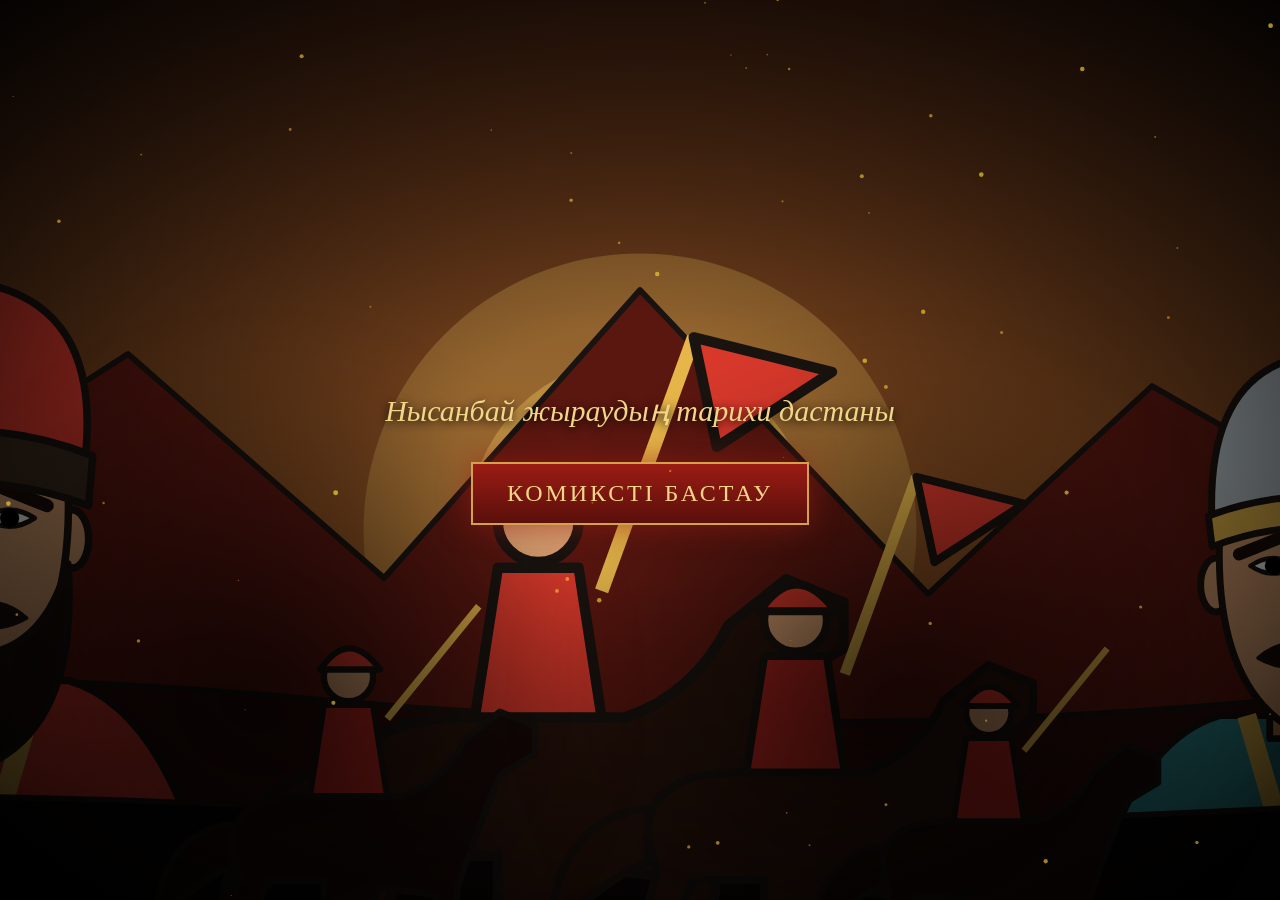
<file: index.html>
<!DOCTYPE html>
<html lang="kk">
<head>
<meta charset="utf-8">
<meta name="viewport" content="width=device-width,initial-scale=1,viewport-fit=cover">
<title>Кенесары – Наурызбай | Комикс</title>
<style>
*{box-sizing:border-box;margin:0}
:root{--g:#d4a24a;--r:#9b1c14;--k:#0b0706;--t:#f3d58a}
html,body{height:100%;background:#050302;color:#e3c58f;font-family:Georgia,serif;overflow:hidden}
button{font:inherit;cursor:pointer;touch-action:manipulation}
#cover,#app{position:fixed;inset:0;padding-top:env(safe-area-inset-top,0)}
#cover{z-index:5;display:flex;flex-direction:column;align-items:center;justify-content:center;text-align:center;padding:20px;transition:opacity 1s,transform 1s}
#cover.out{opacity:0;transform:scale(1.2);pointer-events:none}
.bg,.bg svg{position:absolute;inset:0;width:100%;height:100%}
.vig{position:absolute;inset:0;background:radial-gradient(ellipse at center,#0000 20%,#000e 100%)}
#fx{position:fixed;inset:0;z-index:6;pointer-events:none;width:100%;height:100%}
.smoke{position:absolute;bottom:-20%;width:60vmax;height:60vmax;border-radius:50%;background:radial-gradient(#000a,#0000 65%);filter:blur(30px);animation:sm 14s linear infinite}
@keyframes sm{to{transform:translate(20vw,-40vh) scale(1.5);opacity:0}}
h1{position:relative;font-size:clamp(30px,8.5vw,120px);line-height:1.1;letter-spacing:.05em;color:var(--g);text-shadow:0 0 30px #7a1a14,0 4px 0 #3a0f0b,0 0 60px #000}
h1 span,.fl span{display:inline-block;opacity:0;transform:translateY(40px) scale(1.5);filter:blur(8px);animation:ltr .9s forwards}
@keyframes ltr{to{opacity:1;transform:none;filter:none}}
.sub{position:relative;margin:18px 0 34px;font-style:italic;font-size:clamp(15px,3.2vw,30px);color:var(--t);text-shadow:0 2px 10px #000;opacity:0;animation:ltr 1.2s 2.2s forwards}
.btn{position:relative;background:linear-gradient(#9b1c14,#5a0f0b);color:var(--t);border:2px solid var(--g);padding:16px 34px;letter-spacing:.12em;font-size:clamp(14px,3.4vw,24px);box-shadow:0 0 30px #9b1c1499;transition:.3s;opacity:0;animation:ltr 1s 2.8s forwards}
.btn:hover{transform:scale(1.06);box-shadow:0 0 50px #d4a24a88}
#app{display:none;flex-direction:column;z-index:2;background:radial-gradient(#2a0d0a,#050302)}
.top,.bot{display:flex;align-items:center;justify-content:space-between;gap:8px;padding:6px 10px;background:var(--k);border:0 solid #d4a24a55;flex:none}
.top{border-bottom-width:1px}.bot{border-top-width:1px;justify-content:center;gap:14px;padding-bottom:max(6px,env(safe-area-inset-bottom))}
.top b{flex:1;text-align:center;font-size:clamp(12px,2.2vw,24px);color:var(--g)}
.ib{background:#2a0d0a;color:var(--t);border:1px solid var(--g);padding:8px 13px;font-size:clamp(14px,1.6vw,22px);border-radius:4px;min-height:40px}
.ib:hover,.ib.on{background:#7a1a14}.ib[disabled]{opacity:.35;cursor:default}
#cnt{min-width:60px;text-align:center;font-size:clamp(16px,2vw,26px);color:var(--g)}
#dots{display:flex;gap:6px;padding:5px;justify-content:center;background:var(--k);flex:none}
#dots i{width:10px;height:10px;border-radius:50%;background:#4a2a1a;cursor:pointer;transition:.3s}
#dots i.a{background:var(--g);transform:scale(1.5)}
#prog{height:4px;background:linear-gradient(90deg,var(--r),var(--g));width:0;transition:width .6s;flex:none}
#stage{flex:1;overflow:auto;padding:8px;min-height:0;background:#262626}
.pg{height:100%;min-height:560px;display:grid;gap:8px;background:#fff;padding:8px;max-width:1800px;margin:0 auto;box-shadow:0 0 40px #000}
.fr{position:relative;overflow:hidden;border:3px solid #111;background:#fff;min-height:0;animation:pop .8s both;animation-delay:calc(var(--i)*.3s + .5s)}
@keyframes pop{from{opacity:0;transform:scale(.9) rotate(-1deg);filter:brightness(2.5)}}
.art{position:absolute;inset:0;overflow:hidden}
.art svg{width:100%;height:100%;display:block;transition:transform .25s ease-out;transform:scale(1.06)}
.ov{position:absolute;inset:0;display:flex;flex-direction:column;justify-content:space-between;padding:10px;gap:6px;pointer-events:none}
.cap,.bb,.ov .btn{pointer-events:auto}
.cap,.bb{font-family:"Trebuchet MS","Segoe UI",Arial,sans-serif;font-style:italic;text-transform:uppercase;text-align:center;line-height:1.25}
.cap{align-self:flex-start;background:#fbeeb0;color:#222;border:2px solid #111;padding:7px 12px;font-size:clamp(10px,1.35vw,24px);font-weight:600;max-width:94%}
.bs{display:flex;flex-direction:column;gap:12px;margin-top:auto}
.bb{position:relative;background:#fff;color:#1a1a1a;border:2px solid #222;border-radius:50%/45%;padding:12px 22px;font-weight:600;font-size:clamp(10px,1.35vw,24px);max-width:76%;cursor:pointer;animation:bp .5s both;animation-delay:calc(var(--i)*.3s + 1.2s);transition:transform .2s}
.bb:hover{transform:scale(1.04)}
@keyframes bp{from{opacity:0;transform:scale(.5)}}
.bb b{display:block;color:#8a1a12;font-size:.78em;letter-spacing:.05em}
.bb.l{align-self:flex-start;margin-bottom:8px}.bb.r{align-self:flex-end;margin-bottom:8px}
.bb::after{content:"";position:absolute;bottom:-10px;border:8px solid transparent;border-top:10px solid #222;border-bottom:0}
.bb.l::after{left:28px}.bb.r::after{right:28px}
.big{position:absolute;left:0;right:0;top:36%;text-align:center;font-size:clamp(22px,6vw,110px);letter-spacing:.06em;color:var(--t);text-shadow:0 0 25px var(--g),0 0 60px var(--r),0 3px 0 #000;animation:gl 3s ease-in-out infinite alternate}
@keyframes gl{from{filter:brightness(.8)}to{filter:brightness(1.4)}}
.rs{align-self:center;opacity:1;animation:none;font-size:clamp(12px,1.6vw,22px);padding:10px 20px}
.note{font-size:clamp(9px,1.1vw,16px);color:var(--t);text-align:center}
.q{height:100%;display:flex;flex-direction:column;align-items:center;justify-content:center;gap:14px;padding:16px;background:linear-gradient(#1a0b08,#3a0f0b);color:var(--t);text-align:center}
.q h2{font-size:clamp(20px,3.4vw,52px);color:var(--g)}
.q p{font-size:clamp(16px,2.4vw,38px);max-width:900px}
.q .o{display:flex;flex-wrap:wrap;gap:12px;justify-content:center}
.q .o button{font-size:clamp(14px,2vw,32px);padding:12px 22px;background:#2a0d0a;color:var(--t);border:2px solid var(--g);border-radius:6px;transition:.2s}
.q .o button:hover{background:#7a1a14}
.q .o button.ok{background:#1f7a3a;border-color:#7aff9a}.q .o button.no{background:#7a1a14;border-color:#f66;opacity:.6}
.fl{position:fixed;inset:0;z-index:15;display:flex;align-items:center;justify-content:center;pointer-events:none;text-align:center;font-size:clamp(30px,10vw,160px);color:var(--g);letter-spacing:.1em;text-shadow:0 0 40px var(--r),0 0 8px #000;opacity:0}
.fl.on{animation:fo 2.2s}
@keyframes fo{0%,85%{opacity:1}100%{opacity:0}}
#cu{position:fixed;inset:0;z-index:20;pointer-events:none}
#cu i{position:absolute;top:0;bottom:0;width:50.5%;background:linear-gradient(#0b0706,#4a120d);transition:transform .5s cubic-bezier(.7,0,.3,1)}
#cu i:first-child{left:0;transform:translateX(-101%);border-right:3px solid var(--g)}
#cu i:last-child{right:0;transform:translateX(101%);border-left:3px solid var(--g)}
#cu.go i{transform:none}
@media(max-width:700px){
 .pg{display:flex!important;flex-direction:column;height:auto;min-height:0;gap:14px;padding:6px}
 .fr{flex:none;animation-delay:calc(var(--i)*.12s)}
 .art{position:relative;inset:auto;aspect-ratio:4/3}
 .ov{position:static;padding:8px;gap:8px;background:#fff;pointer-events:auto}
 .cap{max-width:100%;align-self:stretch;font-size:13px}
 .bs{gap:8px;margin:0}
 .bb{max-width:100%;align-self:stretch!important;margin:0!important;font-size:13px;border-radius:18px;padding:8px 12px;animation:none}
 .bb::after{display:none}
 .big{top:30%;font-size:clamp(22px,8vw,40px)}
 .note{color:#333;font-size:11px}
 .top .ib span{display:none}
 #dots i{width:8px;height:8px}
 .q{min-height:70vh}
}
@media(prefers-reduced-motion:reduce){*{animation-duration:.01s!important;animation-delay:0s!important}}
</style>
</head>
<body>
<canvas id="fx"></canvas>
<section id="cover">
 <div class="bg" id="cbg"></div><div class="vig"></div>
 <div class="smoke" style="left:-10%"></div><div class="smoke" style="left:40%;animation-delay:-7s"></div>
 <h1 id="h1"></h1>
 <p class="sub">Нысанбай жыраудың тарихи дастаны</p>
 <button class="btn" id="start">КОМИКСТІ БАСТАУ</button>
</section>
<main id="app">
 <div class="top">
  <button class="ib" id="mus">♪ <span>Музыка</span></button>
  <button class="ib" id="ap">▶ <span>Авто</span></button>
  <b id="pt"></b>
  <button class="ib" id="fs">⛶</button>
  <button class="ib" id="rs1">↺</button>
 </div>
 <div id="prog"></div>
 <div id="stage"></div>
 <div id="dots"></div>
 <div class="bot">
  <button class="ib" id="pv">◀ Алдыңғы</button>
  <span id="cnt"></span>
  <button class="ib" id="nx">Келесі ▶</button>
 </div>
</main>
<div class="fl" id="fl"></div>
<div id="cu"><i></i><i></i></div>

<script>
let gid=0;
const O='stroke="#1a1410" stroke-width="1.8" stroke-linejoin="round"';
const W=b=>{const i='h'+gid++;return `<svg viewBox="0 0 400 300" preserveAspectRatio="xMidYMid slice"><defs><pattern id="${i}" width="4" height="4" patternUnits="userSpaceOnUse"><circle cx="2" cy="2" r=".8" fill="#000"/></pattern></defs>${b}<rect x="-200" y="-100" width="800" height="500" fill="url(#${i})" opacity=".05"/></svg>`};
const sky=(a,b)=>{const i='s'+gid++;return `<defs><linearGradient id="${i}" x1="0" y1="0" x2="0" y2="1"><stop offset="0" stop-color="${a}"/><stop offset="1" stop-color="${b}"/></linearGradient></defs><rect x="-200" y="-100" width="800" height="500" fill="url(#${i})"/>`};
const sun=(x,y,r,c)=>`<circle cx="${x}" cy="${y}" r="${r*2.4}" fill="${c}" opacity=".25"/><circle cx="${x}" cy="${y}" r="${r*1.5}" fill="${c}" opacity=".35"/><circle cx="${x}" cy="${y}" r="${r}" fill="${c}"/>`;
const hill=(y,c,a=20)=>`<path d="M-200 ${y}Q-50 ${y-a} 100 ${y}T400 ${y}T700 ${y}V400H-200Z" fill="${c}" ${O}/>`;
const cloud=(x,y,s=1)=>`<g transform="translate(${x} ${y}) scale(${s})" fill="#fff" opacity=".94"><ellipse rx="34" ry="12"/><ellipse cx="-18" cy="-8" rx="20" ry="12"/><ellipse cx="14" cy="-12" rx="24" ry="14"/></g>`;
const DAY=()=>sky('#4f95d8','#d5ecf8')+cloud(70,48,1.3)+cloud(260,32,1)+cloud(345,85,.8);
const st=n=>{let s='';for(let i=0;i<n;i++)s+=`<circle cx="${(i*97+31)%520-60}" cy="${(i*53+11)%160}" r="${i%3?.8:1.6}" fill="#f3d58a" opacity=".9"/>`;return s};
const moon='<circle cx="330" cy="50" r="20" fill="#f3e3b0"/><circle cx="338" cy="45" r="18" fill="#2b3a67" opacity=".7"/>';
const orn=(y,c='#d4a24a')=>{let s='';for(let i=-5;i<12;i++)s+=`<path d="M${i*40} ${y}q10-12 20 0q10 12 20 0" fill="none" stroke="${c}" stroke-width="2"/><circle cx="${i*40+20}" cy="${y}" r="2.5" fill="${c}"/>`;return s};
const yurt=(x,y,s,c='#f0dcb0')=>`<g transform="translate(${x} ${y}) scale(${s})" ${O}><path d="M-34 0V-20Q0-54 34-20V0Z" fill="${c}"/><path d="M-34-20Q0-54 34-20" fill="none" stroke="#c0392b" stroke-width="4"/><path d="M-34-8H34" stroke="#c0392b" stroke-width="3"/><path d="M-8 0V-16Q0-22 8-16V0Z" fill="#3a1a10"/><circle cy="-43" r="5" fill="#3a2a1e"/></g>`;
const fort=(x,y,s=1)=>`<g transform="translate(${x} ${y}) scale(${s})" fill="#8a6a52" ${O}><rect x="-60" y="-30" width="120" height="30"/><rect x="-68" y="-54" width="24" height="54"/><rect x="44" y="-54" width="24" height="54"/><path d="M-70-54l14-16 14 16zM42-54l14-16 14 16z" fill="#5a3a2a"/><rect x="-6" y="-16" width="12" height="16" fill="#3a2a1e"/><path d="M0-30V-66" stroke="#222"/><path d="M0-66l20 5-20 7z" fill="#eee"/></g>`;
const fire=(x,y,s)=>`<g transform="translate(${x} ${y}) scale(${s})"><path d="M-60-30q8-38 15-8q6-34 15 0q8-32 17 2q8-34 17 4q8-30 16 2V-26Z" fill="#ff7a1a" ${O}/><path d="M-38-28q4-20 9-4q4-18 9 0q4-16 9 2z" fill="#ffd23a"/></g>`;
const smoke=(x,y)=>`<circle cx="${x}" cy="${y}" r="30" fill="#555" opacity=".45"/><circle cx="${x+25}" cy="${y-30}" r="26" fill="#555" opacity=".38"/><circle cx="${x+10}" cy="${y-62}" r="24" fill="#555" opacity=".3"/>`;
const inter=()=>'<rect x="-200" y="-100" width="800" height="500" fill="#e6cc98"/>'+orn(40,'#cfae72')+orn(95,'#cfae72')+orn(150,'#cfae72')+orn(205,'#cfae72')+'<rect x="-200" y="252" width="800" height="60" fill="#c99a5a"/><path d="M-200 252H600" stroke="#1a1410" stroke-width="2"/>';
const face=(x,y,s,o)=>{const sk=o.skin||'#d9a070',hr='#1a0e0a',br=o.mad?'M-19 -2L-4 -8M19 -2L4 -8':'M-18 -6Q-10 -10-3 -6M18 -6Q10 -10 3 -6';
return `<g transform="translate(${x} ${y}) scale(${s})" ${O}><path d="M-68 190Q-66 52-24 40L24 40Q66 52 68 190Z" fill="${o.robe}"/><path d="M-44 90Q0 118 44 90M-60 140Q0 168 60 140" fill="none" stroke="#e6b64a" stroke-width="2.5"/><path d="M-17 40L0 98L17 40" fill="#00000030" stroke="#e6b64a" stroke-width="5"/><rect x="-11" y="16" width="22" height="30" fill="#b9854e"/><ellipse cx="-25" cy="6" rx="4" ry="7" fill="${sk}"/><ellipse cx="25" cy="6" rx="4" ry="7" fill="${sk}"/><path d="M-24-8Q-26 36 0 46Q26 36 24-8Q22-28 0-28Q-22-28-24-8Z" fill="${sk}"/><path d="M-16 1Q-10-3-4 1Q-10 5-16 1ZM16 1Q10-3 4 1Q10 5 16 1Z" fill="#fff" stroke-width="1.2"/><circle cx="-10" cy="1" r="2.3" fill="#000" stroke="none"/><circle cx="10" cy="1" r="2.3" fill="#000" stroke="none"/><path d="${br}" fill="none" stroke="${hr}" stroke-width="3.2" stroke-linecap="round"/><path d="M0 4L-3 16Q0 19 4 16" fill="none" stroke-width="1.4"/>${o.beard?`<path d="M-24 12Q-27 54 0 62Q27 54 24 12Q18 34 0 34Q-18 34-24 12Z" fill="${hr}"/>`:''}<path d="M-14 25Q-7 19 0 23Q7 19 14 25Q7 29 0 26Q-7 29-14 25Z" fill="${hr}" stroke-width="1"/><path d="M-5 33Q0 35 5 33" fill="none" stroke="#9a5a4a" stroke-width="1.6"/>${o.hat}</g>`};
const cap=(c,f='#3a2a1e')=>`<path d="M-28-12Q-33-52 0-56Q33-52 28-12Q0-22-28-12Z" fill="${c}"/><path d="M-30-14Q0-26 30-14L29-2Q0-13-29-2Z" fill="${f}"/>`;
const HK=cap('#d8392b')+'<circle cy="-34" r="3" fill="#e6b64a" stroke-width="1"/>';
const HN='<path d="M-26-10Q-28-50 0-54Q28-50 26-10Q0-20-26-10Z" fill="#b8c2c8"/><path d="M-27-12Q0-22 27-12L26-4Q0-14-26-4Z" fill="#e6b64a"/><path d="M-2-54L0-76L2-54Z" fill="#e6b64a"/>';
const HW='<path d="M-26-12Q-30-52 0-58Q30-52 26-12Q0-22-26-12Z" fill="#f6f3ea"/><path d="M-28-14Q0-24 28-14L27-4Q0-14-27-4Z" fill="#222"/>';
const HT=cap('#2f8f94'),HB=cap('#7a6a44');
const HS='<path d="M-32-10Q-34-56 0-58Q34-56 32-10L33 52Q0 38-33 52ZM-22-10Q-24 36 0 44Q24 36 22-10Q22-24 0-26Q-22-24-22-10Z" fill="#f6f3ea" fill-rule="evenodd"/>';
const horse=c=>`<path d="M-34-4Q-34-18-14-18L14-18Q26-22 32-34L42-42L52-38L52-30L42-24Q36-10 30 8L28 30L22 30L24 10L8 8L-2 28L-8 28L-8 6L-24 6L-32 28L-38 28L-32 4Z" fill="${c}"/><path d="M-34-10Q-54-8-56 18Q-44 6-34 2Z" fill="${c}"/>`;
const rider=(x,y,s,c='#d8392b',f=0,hc='#7a4a2a')=>`<g transform="translate(${x} ${y}) scale(${s})" ${O}>${horse(hc)}<path d="M-12-18L-8-44L6-44L10-18Z" fill="${c}"/><circle cx="-1" cy="-52" r="7" fill="#d9a070"/><path d="M-9-54Q-1-66 8-54Z" fill="#d8392b"/>${f?'<path d="M10-40L26-84" stroke="#e6b64a" stroke-width="2.4"/><path d="M26-84l24 6-20 13z" fill="#d8392b"/>':'<path d="M10-40L36-72" stroke="#e6b64a" stroke-width="2"/>'}</g>`;
const dombra=(x,y,r)=>`<g transform="translate(${x} ${y}) rotate(${r})" ${O}><rect x="12" y="-3" width="100" height="6" fill="#5a2a10"/><ellipse rx="28" ry="19" fill="#c0813a"/><circle r="6" fill="#3a1a10"/></g>`;
const SC={
 cover:()=>sky('#1a0504','#e08a3a')+sun(200,175,36,'#f6cf63')+'<path d="M-100 210L40 120L120 190L200 100L290 195L360 130L500 210V400H-100Z" fill="#5a1710" '+O+'/>'+hill(228,'#2a0d0a',14)+face(-10,170,1.3,{robe:'#d8392b',hat:HK,beard:1,mad:1})+face(410,185,1.2,{robe:'#2f8f94',hat:HN,mad:1})+hill(262,'#0b0706',8)+rider(170,266,1.8,'#d8392b',1,'#2a140c')+rider(250,276,1.4,'#b3261e',1,'#2a140c')+rider(110,278,1.1,'#b3261e',0,'#1a0b08')+rider(310,284,1,'#b3261e',0,'#1a0b08'),
 dawn:()=>sky('#f08a4b','#fde2a0')+sun(285,170,22,'#fff3b0')+hill(200,'#7da23a',16)+hill(232,'#5f8a2a',12)+yurt(70,244,.9)+yurt(115,252,.7)+rider(190,250,1.2,'#d8392b',1)+rider(250,258,1,'#2f8f94'),
 fort:()=>DAY()+hill(212,'#7da23a',10)+smoke(270,150)+fort(270,222,1.3)+yurt(60,250,1)+yurt(120,262,.7)+hill(270,'#5f8a2a',6),
 zh:()=>sky('#2b3a67','#e8a060')+st(30)+moon+hill(238,'#3a4a2a',10)+yurt(60,252,1,'#d9c090')+face(185,100,1.2,{robe:'#555',hat:HW,beard:1})+dombra(235,225,-42),
 mourn:()=>sky('#6a3a3a','#e9a56a')+sun(60,140,18,'#f3c070')+hill(236,'#3a4a2a',10)+face(195,100,1.2,{robe:'#555',hat:HW,beard:1})+dombra(235,225,-42),
 k:()=>inter()+'<path d="M80 300V110" stroke="#5a3a1e" stroke-width="3"/><path d="M80 110l50 14-50 20z" fill="#d8392b" '+O+'/>'+face(200,100,1.25,{robe:'#d8392b',hat:HK,beard:1,mad:1}),
 n:()=>inter()+face(200,100,1.25,{robe:'#2f8f94',hat:HN,mad:1}),
 ride:()=>DAY()+hill(196,'#7da23a',14)+hill(230,'#5f8a2a',12)+rider(165,248,1.4,'#d8392b',1)+rider(240,256,1.4,'#2f8f94',1)+rider(305,246,1.1,'#7a6a44')+rider(95,258,.9,'#b3261e'),
 council:()=>inter()+face(95,118,.85,{robe:'#4a6a8a',hat:HT,beard:1})+face(305,118,.85,{robe:'#6a5a3a',hat:HB,beard:1})+face(200,108,1,{robe:'#d8392b',hat:HK,beard:1,mad:1}),
 attack:()=>sky('#6a8cb8','#e8c090')+smoke(210,130)+hill(228,'#5f8a2a',8)+fort(210,236,1.4)+fire(210,236,1.4)+rider(80,264,1.2,'#d8392b',1)+rider(330,268,1,'#2f8f94'),
 battle:()=>sky('#8a5a4a','#f0b878')+'<path d="M20 120L380 230M60 95L330 245M120 80L390 200" stroke="#fff" stroke-width="1" opacity=".5"/>'+hill(218,'#5f7a2a',6)+rider(110,250,1.4,'#d8392b',1)+rider(200,258,1.2,'#2f8f94')+rider(290,252,1.3,'#555',0,'#d8c8a8')+rider(345,266,1,'#555',0,'#d8c8a8'),
 folk:()=>DAY()+hill(205,'#7da23a',10)+yurt(50,236,.9)+yurt(350,240,1)+face(155,120,.8,{robe:'#d8392b',hat:HS,skin:'#e0aa7c'})+face(250,120,.8,{robe:'#4a6a8a',hat:HB,beard:1})+hill(280,'#5f8a2a',4),
 mt:()=>sky('#6fa8dc','#e8f1f8')+cloud(300,40,1)+'<path d="M-100 230L70 110L120 170L190 80L260 180L320 120L500 230Z" fill="#6a7f96" '+O+'/><path d="M190 80L170 110L190 102L205 114ZM70 110L54 136L72 127L88 139Z" fill="#fff"/>'+hill(248,'#7da23a',10)+rider(110,272,.9,'#d8392b',1)+rider(160,278,.8,'#2f8f94')+rider(205,274,.8,'#b3261e')+rider(250,280,.8,'#7a6a44'),
 sad:()=>sky('#1f2a4a','#6a5a6a')+st(40)+moon+hill(252,'#2a3a2a',8)+yurt(110,268,1,'#b9a478')+'<path d="M300 268V150" stroke="#e6b64a" stroke-width="2"/><path d="M300 150l32 10-32 14z" fill="#b3261e"/>',
 mem:()=>sky('#12183a','#7a3a3a')+st(70)+'<circle cx="200" cy="170" r="90" fill="#e6b64a" opacity=".18"/>'+hill(255,'#1a2a1a',8)+'<path d="M182 255V130L200 100L218 130V255Z" fill="#e6b64a" '+O+'/><circle cx="200" cy="160" r="9" fill="#b3261e"/><path d="M140 255V190L152 170L164 190V255ZM236 255V190L248 170L260 190V255Z" fill="#c0912f" '+O+'/>'
};
const P=[
{t:'Тарихи кезең',a:"'a b' 'a c'",f:[
 {s:'dawn',n:'XIX ғасыр. Кең байтақ қазақ даласы Ресей империясы мен Қоқан хандығының қысымына түсті.'},
 {s:'fort',n:'Дала ішіне бекіністер салынып, құнарлы жайылымдар тарыла берді.',b:[['Ақсақал','Жайылым тарылса, мал қайда жайылады? Жер кетсе, ел де кетеді...','l']]},
 {s:'zh',n:'Сол заманның сырын жыраулар жырға қосты.',b:[['Нысанбай жырау','Жер — елдің анасы. Оны қорғамаған ел жетім қалады.','r']]}]},
{t:'Кенесарының мақсаты',a:"'a b' 'c b'",nm:'КЕНЕСАРЫ',f:[
 {s:'fort',n:'Ол ауыр салыққа және бекіністердің көбеюіне қарсы шықты.',b:[['Кенесары','Тәуелсіз ел ғана өз жерінің қожасы.','l']]},
 {s:'k',n:'Абылай ханның немересі Кенесары Қасымұлы (1802–1847) ата-бабасы құрған қазақ хандығын қалпына келтіруді мақсат етті.',b:[['Кенесары','Жер — біздікі, ел — біздікі. Өз тағдырымызды өзіміз шешуіміз керек!','r']]},
 {s:'council',n:'Кейін ол хан болып сайланды.',b:[['Би','Хан ием, жолың ауыр, бірақ халқың сенімен.','r']]}]},
{t:'Наурызбай батыр',a:"'a b c'",nm:'НАУРЫЗБАЙ',f:[
 {s:'n',n:'Кенесарының ұлы Наурызбай жас кезінен ержүрек, сенімді батыр атанды.',b:[['Наурызбай','Әке, мен сенің жаныңдамын. Қылышым да, жаным да елім үшін!','r']]},
 {s:'k',n:'Кенесары ұлының қолдауына сүйенді.',b:[['Кенесары','Балам, ер жігіттің серті — елі. Саған үмітім зор.','l']]},
 {s:'ride',n:'Наурызбай жасақтың алдында шайқасқа бірінші кірді.',b:[['Наурызбай','Алға, жігіттер! Ту қолымызда!','r']]}]},
{t:'Халықты біріктіру',a:"'a b' 'a c'",f:[
 {s:'council',n:'Кенесары билер мен батырларды, сұлтандарды кеңеске жинады.',b:[['Кенесары','Ру-руға бөлінсек, жау оңай жеңеді. Бірлік болса — ел мәңгі!','l'],['Би','Хан ием, біз сенің сөзіңе құлақ асамыз.','r']]},
 {s:'folk',n:'Хабар елге тарап, жігіттер хан туының астына жиналды.'},
 {s:'ride',n:'Әр өңірден батырлар жасақ бастап келді.',b:[['Батыр','Қазақтың жігіттері бір ту астында болсын!','r']]}]},
{t:'Азаттық жолындағы күрес',a:"'a b' 'c b'",f:[
 {s:'ride',n:'1837 жылы басталған көтеріліс кең өріс алып, халықтың үміті оянды.'},
 {s:'attack',n:'1838 жылы көтерілісшілер Ақмола бекінісін өртеді.',b:[['Наурызбай','Бекіністен қорықпаймыз. Ел азат болсын!','r']]},
 {s:'folk',n:'Халық батырларға бата берді.',b:[['Әже','Жолдарың болсын, балаларым! Құдай жар болсын!','l']]}]},
{t:'Қиын шайқастар',a:"'a b' 'a c'",f:[
 {s:'battle',n:'Қазақ жасақтары патша әскерімен де, Қоқан бектерімен де шайқасты. Шығын көп болды.',b:[['Наурызбай','Тайма, жігіттер! Артымызда ел тұр!','l']]},
 {s:'attack',n:'Бекіністер мен өзен бойындағы қақтығыс тоқтамады.',b:[['Кенесары','Жау көп, бірақ жүрегіміз мықты. Бірлікпен тұрайық!','r']]},
 {s:'sad',n:'Әр жеңіс қымбатқа түсті: аштық пен жоқшылық жасақты титықтатты.'}]},
{t:'Қырғыз жеріне жорық',a:"'a b' 'c b'",f:[
 {s:'ride',n:'Мақсаты — жаңа тірек табу және күш жинау.',b:[['Кенесары','Таулы өлкеде ел жинап, күшімізді қайта жинаймыз.','l']]},
 {s:'mt',n:'1846 жылы Кенесары жасағымен Жетісу арқылы Іле Алатауы мен қырғыз жеріне бет алды.'},
 {s:'n',n:'Жағдай күрделі еді: қырғыз билеушілерінің бір бөлігі онымен келіспей, қарсы шықты.',b:[['Наурызбай','Әке, жол ауыр, бірақ біз бірге боламыз.','r']]}]},
{t:'Қайғылы оқиғалар',a:"'a b c'",f:[
 {s:'sad',n:'Жорық қайғылы аяқталды: 1846 жылы Наурызбай қаза тапты.'},
 {s:'mt',n:'1847 жылы Кенесары қырғыз манаптарының жасағымен болған ұрыстан кейін қолға түсіп, қаза тапты.'},
 {s:'folk',n:'Қазақ халқы өз ханы мен батырынан айырылды.',b:[['Халық','Ел тірегінен айырылды...','l']]}]},
{t:'Нысанбай жыраудың жоқтауы',a:"'a b' 'a c'",nm:'НЫСАНБАЙ ЖЫРАУ',f:[
 {s:'mourn',n:'Нысанбай жырау (1815–1889) хан мен батыр тағдырын жоқтау жырына айналдырды.',b:[['Нысанбай жырау','Тұлпарынан айырылған ердей, елі қалды мұң болып...','r']]},
 {s:'sad',n:'Дастан елдің мұңын, батырлардың тағдырын ұрпаққа жеткізеді.'},
 {s:'zh',n:'Жырау сөзі — халық жадының сақтаушысы.',b:[['Нысанбай жырау','Ер өлсе де, есімі атымен тірі жүреді.','l']]}]},
{t:'Тарихта қалған есімдер',a:"'a b' 'a c'",f:[
 {s:'mem',n:'Кенесары мен Наурызбайдың есімі — ерлік пен азаттық идеясының белгісі.',big:'ТАРИХ ҰМЫТЫЛМАЙДЫ'},
 {s:'k',n:'Кенесары — қазақтың соңғы ханы, ел тәуелсіздігі үшін күрескен тұлға.'},
 {s:'n',n:'Наурызбай — жас батыр, ерлік пен адалдықтың үлгісі.'}]},
{t:'Білімді тексер!',quiz:[
 ['Кенесары кімнің немересі?',['Абылай хан','Жәңгір хан','Әбілқайыр хан'],0],
 ['Көтеріліс қай жылы басталды?',['1802','1837','1889'],1],
 ['Нысанбай жырау қай жылдары өмір сүрді?',['1815–1889','1802–1847','1837–1846'],0],
 ['Наурызбай қай жылы қаза тапты?',['1837','1846','1847'],1]]}
];
const $=i=>document.getElementById(i);
const letters=(el,txt,d=.07)=>{el.innerHTML='';[...txt].forEach((c,i)=>{const s=document.createElement('span');s.textContent=c===' '?'\u00a0':c;s.style.animationDelay=i*d+'s';el.appendChild(s)})};
$('cbg').innerHTML=W(SC.cover());
letters($('h1'),'КЕНЕСАРЫ – НАУРЫЗБАЙ',.09);
$('dots').innerHTML=P.map((_,i)=>`<i data-i="${i}"></i>`).join('');
$('dots').onclick=e=>{if(e.target.dataset.i!=null)show(+e.target.dataset.i)};
/* ===== Дыбыс ===== */
let ac,mg,on=false,sf=false;
function initAudio(){
 if(ac)return;
 ac=new(window.AudioContext||window.webkitAudioContext)();mg=ac.createGain();mg.gain.value=0;mg.connect(ac.destination);const dl=ac.createDelay(),fb=ac.createGain(),wet=ac.createGain();dl.delayTime.value=.28;fb.gain.value=.35;wet.gain.value=.4;mg.connect(dl);dl.connect(fb);fb.connect(dl);dl.connect(wet);wet.connect(ac.destination);
 [73.4,110].forEach(f=>{const o=ac.createOscillator(),g=ac.createGain();o.type='sine';o.frequency.value=f;g.gain.value=.07;o.connect(g);g.connect(mg);o.start()});
 const pluck=(f,v=.5)=>{const sr=ac.sampleRate,n=Math.floor(sr*1.8),b=ac.createBuffer(1,n,sr),d=b.getChannelData(0),p=Math.round(sr/f);for(let i=0;i<p;i++)d[i]=(Math.random()*2-1)*v;for(let i=p;i<n;i++)d[i]=(d[i-p]+d[i-p+1])/2*.996;const s=ac.createBufferSource();s.buffer=b;s.connect(mg);s.start()};const mel=[293.7,0,440,392,349.2,392,293.7,0,293.7,349.2,392,440,523.3,440,392,0];let k=0;
 setInterval(()=>{if(!on)return;const i=k++%mel.length;if(mel[i])pluck(mel[i]);if(i%8==0)pluck(146.8,.6)},300);
}
function sfx(f0,f1,d,v=.4,type='sine'){
 if(!ac||!sf)return;const o=ac.createOscillator(),g=ac.createGain(),t=ac.currentTime;
 o.type=type;o.frequency.setValueAtTime(f0,t);o.frequency.exponentialRampToValueAtTime(f1,t+d);
 g.gain.setValueAtTime(v,t);g.gain.exponentialRampToValueAtTime(.001,t+d);o.connect(g);g.connect(ac.destination);o.start();o.stop(t+d+.05);
}
const drum=()=>{sfx(130,50,.5,.3);setTimeout(()=>sfx(110,45,.4,.2),240)};
$('mus').onclick=()=>{
 initAudio();on=!on;sf=on;ac.resume();mg.gain.setTargetAtTime(on?.7:0,ac.currentTime,.3);
 $('mus').classList.toggle('on',on);$('mus').querySelector('span').textContent=on?'Қосулы':'Музыка';
};
/* ===== Қозғалтқыш ===== */
let cur=0,busy=false,score=0;
function quiz(p){
 let i=0;score=0;const el=document.createElement('div');el.className='q';
 const draw=()=>{
  if(i>=p.quiz.length){
   const r=score==p.quiz.length?'Тамаша! Сен нағыз тарихшысың!':score>=2?'Жақсы! Тағы бір қайталап көр.':'Комиксті қайта оқып шық!';
   el.innerHTML=`<h2>Нәтиже: ${score} / ${p.quiz.length}</h2><p>${r}</p><button class="btn rs" style="opacity:1;animation:none">↺ ҚАЙТА БАСТАУ</button>`;
   el.querySelector('button').onclick=()=>show(0);if(score==p.quiz.length)drum();return}
  const [q,o,a]=p.quiz[i];
  el.innerHTML=`<h2>Сұрақ ${i+1} / ${p.quiz.length}</h2><p>${q}</p><div class="o">${o.map((x,j)=>`<button data-j="${j}">${x}</button>`).join('')}</div>`;
  el.querySelectorAll('.o button').forEach(b=>b.onclick=()=>{
   const j=+b.dataset.j;el.querySelectorAll('.o button').forEach(x=>x.disabled=true);
   el.querySelectorAll('.o button')[a].classList.add('ok');
   if(j==a){score++;sfx(660,990,.3,.12)}else{b.classList.add('no');sfx(220,130,.35,.12)}
   setTimeout(()=>{i++;draw()},1300)});
 };
 draw();return el;
}
function render(n){
 cur=n;const p=P[n],g=$('stage');
 $('pt').textContent=(n+1)+'-бет · '+p.t;$('cnt').textContent=(n+1)+'/'+P.length;
 $('prog').style.width=(n+1)/P.length*100+'%';$('pv').disabled=n==0;$('nx').disabled=n==P.length-1;
 document.querySelectorAll('#dots i').forEach((d,i)=>d.classList.toggle('a',i==n));
 if(p.quiz){g.innerHTML='<div class="pg" style="display:block;padding:0"></div>';g.firstChild.appendChild(quiz(p));g.firstChild.firstChild.style.minHeight='100%';return}
 const rw=p.a.split("' '"),cols=rw[0].replace(/'/g,'').split(' ').length;
 let h=`<div class="pg" style="grid-template-areas:${p.a};grid-template-columns:repeat(${cols},1fr);grid-template-rows:repeat(${rw.length},1fr)">`;
 p.f.forEach((f,i)=>{
  h+=`<div class="fr" style="grid-area:${'abcd'[i]};--i:${i}"><div class="art">${W(SC[f.s]())}${f.big?`<div class="big">${f.big}</div>`:''}</div><div class="ov"><div class="cap">${f.n}</div><div class="bs">`+(f.b||[]).map((b,j)=>`<div class="bb ${b[2]}" style="--i:${i+j+1}"><b>${b[0]}</b>${b[1]}</div>`).join('')+(n==9&&i==0?`<div class="note">Даталар тарихи деректерге сүйенеді; диалогтар — көркем баяндау.</div>`:'')+`</div></div></div>`;
 });
 g.innerHTML=h+'</div>';g.scrollTop=0;
 if(p.nm){const f=$('fl');letters(f,p.nm,.08);f.classList.remove('on');void f.offsetWidth;f.classList.add('on');drum()}
}
function show(n){
 if(busy||n<0||n>=P.length)return;busy=true;$('cu').classList.add('go');sfx(500,250,.25,.06);
 setTimeout(()=>render(n),550);setTimeout(()=>{$('cu').classList.remove('go');busy=false},1150);
}
const fsOn=()=>{const d=document.documentElement;try{(d.requestFullscreen||d.webkitRequestFullscreen||(()=>0)).call(d)}catch(e){}};
$('start').onclick=()=>{fsOn();initAudio();$('cover').classList.add('out');$('app').style.display='flex';busy=false;show(0);try{navigator.wakeLock&&navigator.wakeLock.request('screen')}catch(e){}};
$('nx').onclick=()=>show(cur+1);$('pv').onclick=()=>show(cur-1);$('rs1').onclick=()=>show(0);
$('fs').onclick=()=>{document.fullscreenElement?document.exitFullscreen():fsOn()};
let at=null;
$('ap').onclick=()=>{
 if(at){clearInterval(at);at=null}else{at=setInterval(()=>{if(cur>=P.length-2){clearInterval(at);at=null;$('ap').classList.remove('on')}else show(cur+1)},62000)}
 $('ap').classList.toggle('on',!!at);
};
addEventListener('keydown',e=>{
 if($('app').style.display!=='flex')return;
 if(['ArrowRight','PageDown',' ','Enter'].includes(e.key)){e.preventDefault();show(cur+1)}
 if(['ArrowLeft','PageUp','Backspace'].includes(e.key))show(cur-1);
 if(e.key==='Home')show(0);if(e.key==='End')show(P.length-1);
});
let tx=0,ty=0;
addEventListener('touchstart',e=>{tx=e.touches[0].clientX;ty=e.touches[0].clientY},{passive:true});
addEventListener('touchend',e=>{if($('app').style.display!=='flex')return;const dx=e.changedTouches[0].clientX-tx,dy=e.changedTouches[0].clientY-ty;if(Math.abs(dx)>70&&Math.abs(dy)<60)show(dx<0?cur+1:cur-1)},{passive:true});
/* параллакс */
$('stage').addEventListener('pointermove',e=>{
 const x=(e.clientX/innerWidth-.5)*-14,y=(e.clientY/innerHeight-.5)*-10;
 document.querySelectorAll('.art svg').forEach(s=>s.style.transform=`scale(1.06) translate(${x}px,${y}px)`);
});
$('stage').addEventListener('click',e=>{if(e.target.closest('.bb'))sfx(800,600,.1,.06)});
/* ұшқындар */
const cv=$('fx'),cx=cv.getContext('2d');const E=[];
function rz(){cv.width=innerWidth;cv.height=innerHeight}rz();addEventListener('resize',rz);
for(let i=0;i<60;i++)E.push({x:Math.random()*innerWidth,y:Math.random()*innerHeight,r:Math.random()*2+.5,v:Math.random()*.8+.3,d:Math.random()*6});
(function tick(){
 cx.clearRect(0,0,cv.width,cv.height);
 E.forEach(e=>{e.y-=e.v;e.x+=Math.sin(e.y/40+e.d)*.5;if(e.y<-5){e.y=cv.height+5;e.x=Math.random()*cv.width}
  cx.beginPath();cx.arc(e.x,e.y,e.r,0,7);cx.fillStyle=`rgba(255,${150+e.r*30|0},60,${.3+e.r/7})`;cx.fill()});
 requestAnimationFrame(tick)})();
</script>
</body>
</html>
</file>
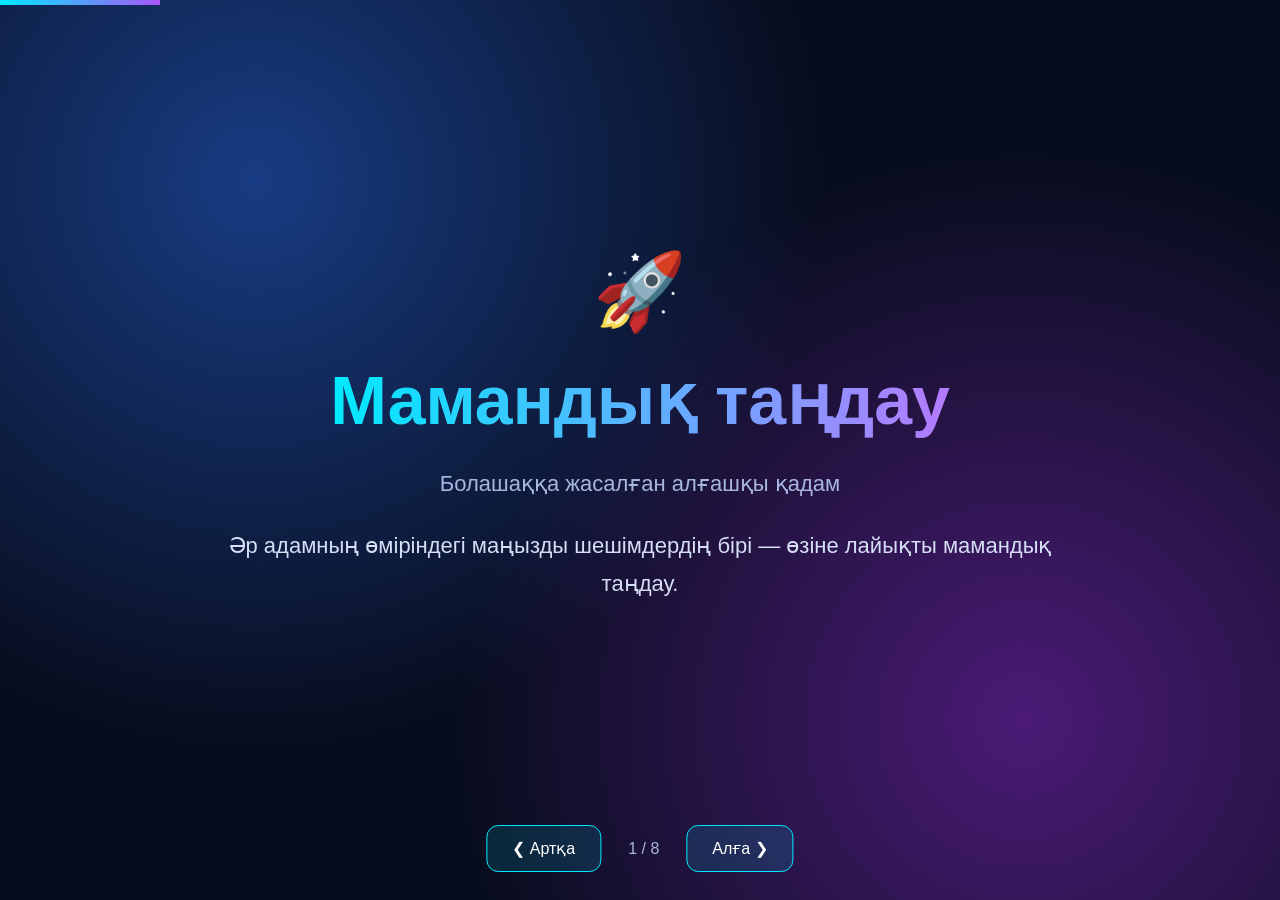
<file: docs/index.html>
<!DOCTYPE html>
<html lang="kk">
<head>
<meta charset="UTF-8">
<meta name="viewport" content="width=device-width, initial-scale=1.0">

<title>Мамандық таңдау | Болашаққа қадам</title>

<style>
* {
    margin: 0;
    padding: 0;
    box-sizing: border-box;
}

html, body {
    width: 100%;
    height: 100%;
}

body {
    font-family: Arial, sans-serif;
    background: #080d1e;
    color: white;
    overflow: hidden;
}

/* ФОН */

.background {
    position: fixed;
    inset: 0;
    background:
        radial-gradient(
            circle at 20% 20%,
            #183c83,
            transparent 45%
        ),
        radial-gradient(
            circle at 80% 80%,
            #4b1b76,
            transparent 45%
        ),
        #080d1e;
    z-index: -1;
}

/* ПРОГРЕСС */

.progress {
    position: fixed;
    top: 0;
    left: 0;
    height: 5px;
    width: 12.5%;
    background: linear-gradient(
        90deg,
        #00eaff,
        #a855f7
    );
    transition: width 0.5s;
    z-index: 100;
}

/* СЛАЙДЫ */

.slide {
    position: absolute;
    inset: 0;
    width: 100%;
    height: 100vh;
    height: 100dvh;

    padding: 65px 8% 115px;

    display: flex;
    flex-direction: column;
    justify-content: center;
    align-items: center;

    text-align: center;
    overflow-x: hidden;
    overflow-y: auto;

    opacity: 0;
    visibility: hidden;
    transform: translateX(70px);

    transition:
        opacity 0.5s ease,
        transform 0.5s ease,
        visibility 0.5s;
}

.slide.active {
    opacity: 1;
    visibility: visible;
    transform: translateX(0);
}

/* ЗАГОЛОВКИ */

h1 {
    font-size: clamp(30px, 6vw, 68px);
    margin-bottom: 25px;

    background: linear-gradient(
        90deg,
        #00eaff,
        #b57aff
    );

    -webkit-background-clip: text;
    background-clip: text;
    color: transparent;
}

h2 {
    font-size: clamp(25px, 4vw, 46px);
    margin-bottom: 25px;
    color: #67eaff;
}

p {
    font-size: clamp(16px, 2vw, 22px);
    line-height: 1.7;
    max-width: 850px;
    color: #d5def5;
}

.subtitle {
    color: #a8b7dd;
    margin-bottom: 25px;
}

.highlight {
    color: #67eaff;
    font-weight: bold;
}

/* АНИМАЦИИ */

.active h1,
.active h2 {
    animation: titleAnimation 0.8s ease;
}

.active p {
    animation: textAnimation 1s ease;
}

@keyframes titleAnimation {
    from {
        opacity: 0;
        transform: translateY(-40px);
    }

    to {
        opacity: 1;
        transform: translateY(0);
    }
}

@keyframes textAnimation {
    from {
        opacity: 0;
        transform: translateY(35px);
    }

    to {
        opacity: 1;
        transform: translateY(0);
    }
}

.big-icon {
    font-size: 75px;
    margin-bottom: 25px;
    animation: floating 3s ease-in-out infinite;
}

@keyframes floating {
    0%, 100% {
        transform: translateY(0);
    }

    50% {
        transform: translateY(-15px);
    }
}

/* КАРТОЧКИ */

.cards {
    display: flex;
    flex-wrap: wrap;
    justify-content: center;
    gap: 20px;
    margin-top: 30px;
    width: 100%;
}

.card {
    width: 250px;
    max-width: 100%;
    padding: 25px;
    border-radius: 18px;

    background: rgba(255, 255, 255, 0.07);
    border: 1px solid rgba(255, 255, 255, 0.15);

    backdrop-filter: blur(12px);
    transition: 0.3s;
}

.card:hover {
    transform: translateY(-10px);
    border-color: #00eaff;
    box-shadow: 0 0 25px #00eaff33;
}

.card .icon {
    font-size: 43px;
    margin-bottom: 15px;
}

.card h3 {
    color: #67eaff;
    margin-bottom: 12px;
}

.card p {
    font-size: 15px;
}

/* КНОПКИ */

button {
    padding: 13px 25px;

    border: 1px solid #00eaff;
    border-radius: 12px;

    background: rgba(0, 234, 255, 0.12);
    color: white;

    font-size: 16px;
    cursor: pointer;
    transition: 0.3s;
}

button:hover {
    background: #00eaff;
    color: #07101d;
    box-shadow: 0 0 20px #00eaff;
}

/* НАВИГАЦИЯ */

.navigation {
    position: fixed;

    bottom: 20px;
    left: 50%;
    transform: translateX(-50%);

    display: flex;
    justify-content: center;
    align-items: center;

    gap: 15px;
    padding: 8px;

    max-width: calc(100% - 20px);
    z-index: 999;
}

.navigation button {
    white-space: nowrap;
}

#counter {
    min-width: 55px;
    text-align: center;
    color: #a8b7dd;
    white-space: nowrap;
}

/* ТЕСТ */

.quiz {
    width: 100%;
    max-width: 650px;
}

.quiz button {
    display: block;
    width: 100%;
    margin: 12px 0;
    text-align: left;
}

#result {
    margin-top: 25px;
    font-size: 20px;
    color: #67eaff;
    min-height: 35px;
}

/* TELEGRAM */

.telegram-btn {
    display: inline-flex;
    justify-content: center;
    align-items: center;

    max-width: 100%;
    margin-top: 25px;
    padding: 17px 30px;

    background: linear-gradient(
        135deg,
        #0088cc,
        #00d4ff
    );

    color: white;
    font-size: 19px;
    font-weight: bold;
    text-decoration: none;
    text-align: center;

    border-radius: 15px;
    border: 1px solid #70eaff;

    box-shadow: 0 0 20px rgba(0, 212, 255, 0.4);
    transition: 0.3s;
}

.telegram-btn:hover {
    transform: scale(1.05);
    box-shadow: 0 0 35px rgba(0, 212, 255, 0.8);
}

/* ТЕЛЕФОН */

@media (max-width: 600px) {

    .slide {
        padding: 35px 18px 110px;
        justify-content: flex-start;
        align-items: center;
    }

    .slide > :first-child {
        margin-top: auto;
    }

    .slide > :last-child {
        margin-bottom: auto;
    }

    h1 {
        font-size: 32px;
        overflow-wrap: anywhere;
    }

    h2 {
        font-size: 27px;
        overflow-wrap: anywhere;
    }

    p {
        font-size: 16px;
        line-height: 1.6;
    }

    .cards {
        gap: 12px;
        margin-top: 20px;
    }

    .card {
        width: 100%;
        padding: 16px;
    }

    .card .icon {
        font-size: 32px;
        margin-bottom: 8px;
    }

    .card p {
        font-size: 14px;
    }

    .big-icon {
        font-size: 55px;
    }

    /* КНОПКИ НА ТЕЛЕФОНЕ — ЛЕВЕЕ */

    .navigation {
        position: fixed;

        left: -20px;
        right: auto;
        bottom: calc(12px + env(safe-area-inset-bottom));

        width: 100%;
        max-width: 100%;

        transform: none;

        display: flex;
        flex-direction: row;
        justify-content: center;
        align-items: center;

        gap: 8px;
        padding: 8px 12px;
    }

    .navigation button {
        flex: 0 1 auto;
        min-width: 0;
        padding: 11px 13px;
        font-size: 13px;
        white-space: nowrap;
    }

    #counter {
        min-width: 42px;
        font-size: 13px;
    }

    .telegram-btn {
        font-size: 16px;
        padding: 15px 20px;
        margin-top: 20px;
    }

    .quiz button {
        font-size: 14px;
        padding: 12px;
    }

    #result {
        font-size: 16px;
    }
}

/* ОЧЕНЬ МАЛЕНЬКИЕ ЭКРАНЫ */

@media (max-width: 360px) {

    .navigation {
        gap: 5px;
        padding: 6px;
    }

    .navigation button {
        font-size: 12px;
        padding: 9px 10px;
    }

    #counter {
        min-width: 38px;
        font-size: 12px;
    }

    h1 {
        font-size: 28px;
    }
}

@media (prefers-reduced-motion: reduce) {
    *,
    *::before,
    *::after {
        animation-duration: 0.01ms !important;
        transition-duration: 0.01ms !important;
    }
}
</style>
</head>

<body>

<div class="background"></div>
<div class="progress" id="progress"></div>

<!-- 1-СЛАЙД -->

<section class="slide active">
    <div class="big-icon">🚀</div>

    <h1>Мамандық таңдау</h1>

    <p class="subtitle">
        Болашаққа жасалған алғашқы қадам
    </p>

    <p>
        Әр адамның өміріндегі маңызды шешімдердің бірі —
        өзіне лайықты мамандық таңдау.
    </p>
</section>

<!-- 2-СЛАЙД -->

<section class="slide">
    <h2>Мамандық дегеніміз не?</h2>

    <p>
        Мамандық — адамның белгілі бір білім,
        дағды және тәжірибе арқылы меңгеретін
        еңбек қызметінің түрі.
    </p>

    <div class="cards">

        <div class="card">
            <div class="icon">🎯</div>
            <h3>Мақсат</h3>
            <p>Болашақтағы бағытыңды анықтау.</p>
        </div>

        <div class="card">
            <div class="icon">📚</div>
            <h3>Білім</h3>
            <p>Қажетті пәндер мен дағдыларды меңгеру.</p>
        </div>

        <div class="card">
            <div class="icon">💡</div>
            <h3>Қызығушылық</h3>
            <p>Өзіңе ұнайтын саланы табу.</p>
        </div>

    </div>
</section>

<!-- 3-СЛАЙД -->

<section class="slide">
    <h2>Мамандықты қалай таңдаймыз?</h2>

    <div class="cards">

        <div class="card">
            <div class="icon">🧠</div>
            <h3>1. Өзіңді таны</h3>
            <p>Қабілетің мен қызығушылығыңды анықта.</p>
        </div>

        <div class="card">
            <div class="icon">🔍</div>
            <h3>2. Зертте</h3>
            <p>Әртүрлі мамандықтар туралы ақпарат жина.</p>
        </div>

        <div class="card">
            <div class="icon">⚖️</div>
            <h3>3. Салыстыр</h3>
            <p>Оқу жолын және мүмкіндіктерін салыстыр.</p>
        </div>

        <div class="card">
            <div class="icon">🚀</div>
            <h3>4. Әрекет ет</h3>
            <p>Таңдаған бағытыңда тәжірибе жина.</p>
        </div>

    </div>
</section>

<!-- 4-СЛАЙД -->

<section class="slide">
    <h2>Қазіргі заман мамандықтары</h2>

    <div class="cards">

        <div class="card">
            <div class="icon">💻</div>
            <h3>Бағдарламашы</h3>
            <p>Сайттар, қосымшалар және бағдарламалар жасайды.</p>
        </div>

        <div class="card">
            <div class="icon">🩺</div>
            <h3>Дәрігер</h3>
            <p>Адамдардың денсаулығын сақтауға көмектеседі.</p>
        </div>

        <div class="card">
            <div class="icon">🏗️</div>
            <h3>Инженер</h3>
            <p>Техникалық жүйелерді жобалайды.</p>
        </div>

        <div class="card">
            <div class="icon">🎨</div>
            <h3>Дизайнер</h3>
            <p>Көрнекі жобалар мен интерфейстер жасайды.</p>
        </div>

    </div>
</section>

<!-- 5-СЛАЙД -->

<section class="slide">
    <h2>Қандай пәндер маңызды?</h2>

    <div class="cards">

        <div class="card">
            <div class="icon">📐</div>
            <h3>Математика</h3>
            <p>IT, инженерия, экономика.</p>
        </div>

        <div class="card">
            <div class="icon">🧬</div>
            <h3>Биология</h3>
            <p>Медицина, биотехнология.</p>
        </div>

        <div class="card">
            <div class="icon">🌍</div>
            <h3>География</h3>
            <p>Экология, туризм.</p>
        </div>

        <div class="card">
            <div class="icon">📖</div>
            <h3>Тілдер</h3>
            <p>Аударма, журналистика.</p>
        </div>

    </div>
</section>

<!-- 6-СЛАЙД -->

<section class="slide">
    <h2>Өзіңді тексер!</h2>

    <p>Саған қай іс көбірек ұнайды?</p>

    <div class="quiz">

        <button onclick="showResult('it')">
            💻 Компьютермен жұмыс істеу
        </button>

        <button onclick="showResult('medical')">
            🩺 Адамдарға көмектесу
        </button>

        <button onclick="showResult('creative')">
            🎨 Сурет салу және жаңа идеялар ойлап табу
        </button>

        <button onclick="showResult('engineering')">
            ⚙️ Құрылғылар құрастыру
        </button>

    </div>

    <div id="result" aria-live="polite"></div>
</section>

<!-- 7-СЛАЙД -->

<section class="slide">
    <h2>Мамандық таңдаудағы қателіктер</h2>

    <div class="cards">

        <div class="card">
            <div class="icon">❌</div>
            <h3>Басқаларға еліктеу</h3>
            <p>Досың таңдаған мамандық саған сәйкес келмеуі мүмкін.</p>
        </div>

        <div class="card">
            <div class="icon">💰</div>
            <h3>Тек жалақыға қарау</h3>
            <p>Қызығушылық пен жұмыс жағдайын да ескеру қажет.</p>
        </div>

        <div class="card">
            <div class="icon">⏳</div>
            <h3>Асығыс шешім</h3>
            <p>Ақпарат жинауға уақыт бөл.</p>
        </div>

    </div>
</section>

<!-- 8-СЛАЙД -->

<section class="slide">

    <div class="big-icon">🌟</div>

    <h1>Болашағың өз қолыңда!</h1>

    <p>
        Мамандық таңдау — маңызды қадам.
        Өзіңді таны, жаңа нәрселерді үйрен
        және мақсатыңа қарай ұмтыл!
    </p>

    <br>

    <p class="highlight">
        Назарларыңызға рақмет!
    </p>

    <br>

    <p>
        🎓 Мамандық таңдау және ҰБТ туралы
        қосымша ақпарат іздесеңіз,
        төмендегі сілтемеге өтіңіз!
    </p>

    <a
        href="https://t.me/ENT_Dinara_bot"
        target="_blank"
        rel="noopener noreferrer"
        class="telegram-btn"
    >
        🚀 Telegram ботқа өту
    </a>

</section>

<!-- НАВИГАЦИЯ -->

<div class="navigation">

    <button type="button" onclick="changeSlide(-1)">
        ❮ Артқа
    </button>

    <span id="counter">1 / 8</span>

    <button type="button" onclick="changeSlide(1)">
        Алға ❯
    </button>

</div>

<script>
const slides = document.querySelectorAll(".slide");

let currentSlide = 0;

function goToSlide(index) {

    if (index < 0 || index >= slides.length) {
        return;
    }

    slides[currentSlide].classList.remove("active");

    currentSlide = index;

    slides[currentSlide].classList.add("active");

    document.getElementById("counter").textContent =
        (currentSlide + 1) + " / " + slides.length;

    document.getElementById("progress").style.width =
        ((currentSlide + 1) / slides.length * 100) + "%";
}

function changeSlide(direction) {
    goToSlide(currentSlide + direction);
}

/* КЛАВИАТУРА */

document.addEventListener("keydown", function(event) {

    if (event.key === "ArrowRight") {
        changeSlide(1);
    }

    if (event.key === "ArrowLeft") {
        changeSlide(-1);
    }

});

/* ТЕСТ */

function showResult(type) {

    const results = {

        it: "💻 Саған IT және бағдарламалау саласы қызықты болуы мүмкін!",

        medical: "🩺 Саған медицина және биология саласы қызықты болуы мүмкін!",

        creative: "🎨 Саған дизайн және шығармашылық мамандықтар қызықты болуы мүмкін!",

        engineering: "⚙️ Саған инженерия және робототехника саласы қызықты болуы мүмкін!"

    };

    document.getElementById("result").textContent =
        results[type];
}

/* БАСТАПҚЫ СЛАЙД */

goToSlide(0);
</script>

</body>
</html>
</file>
